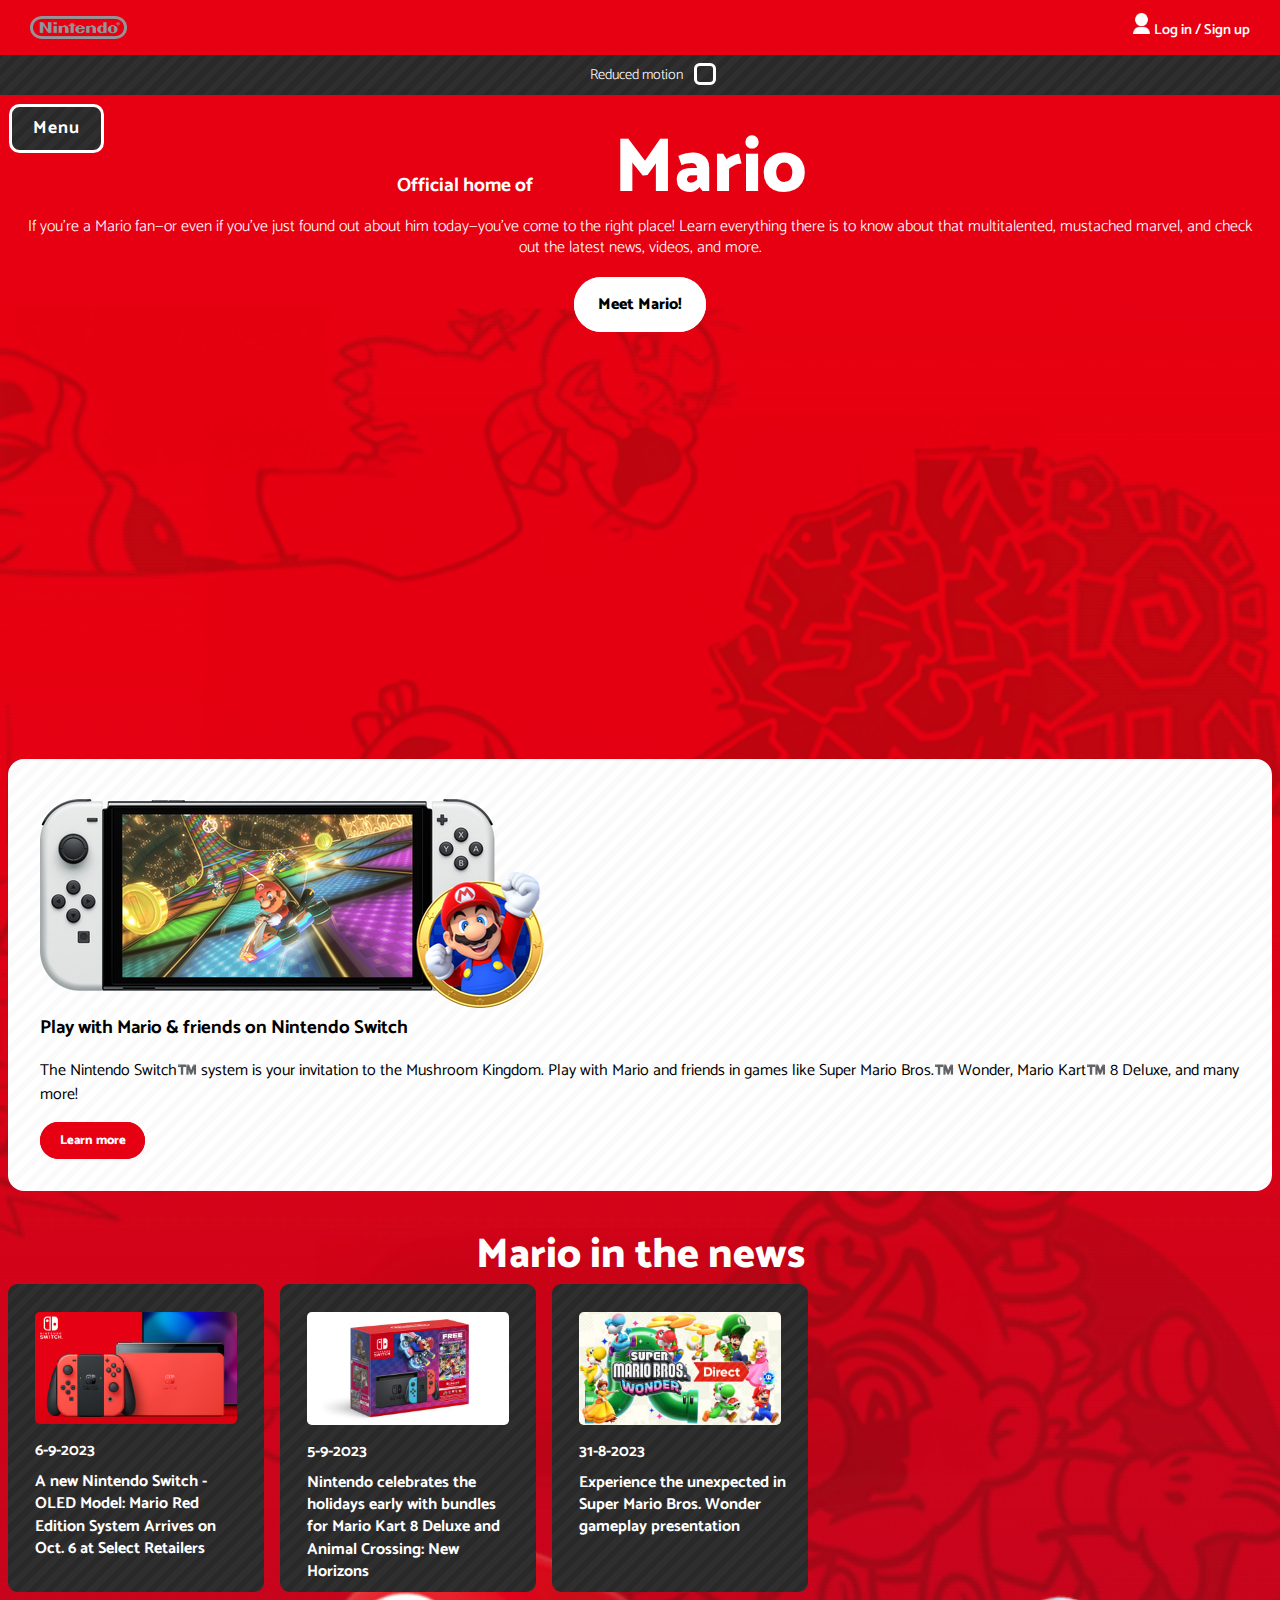
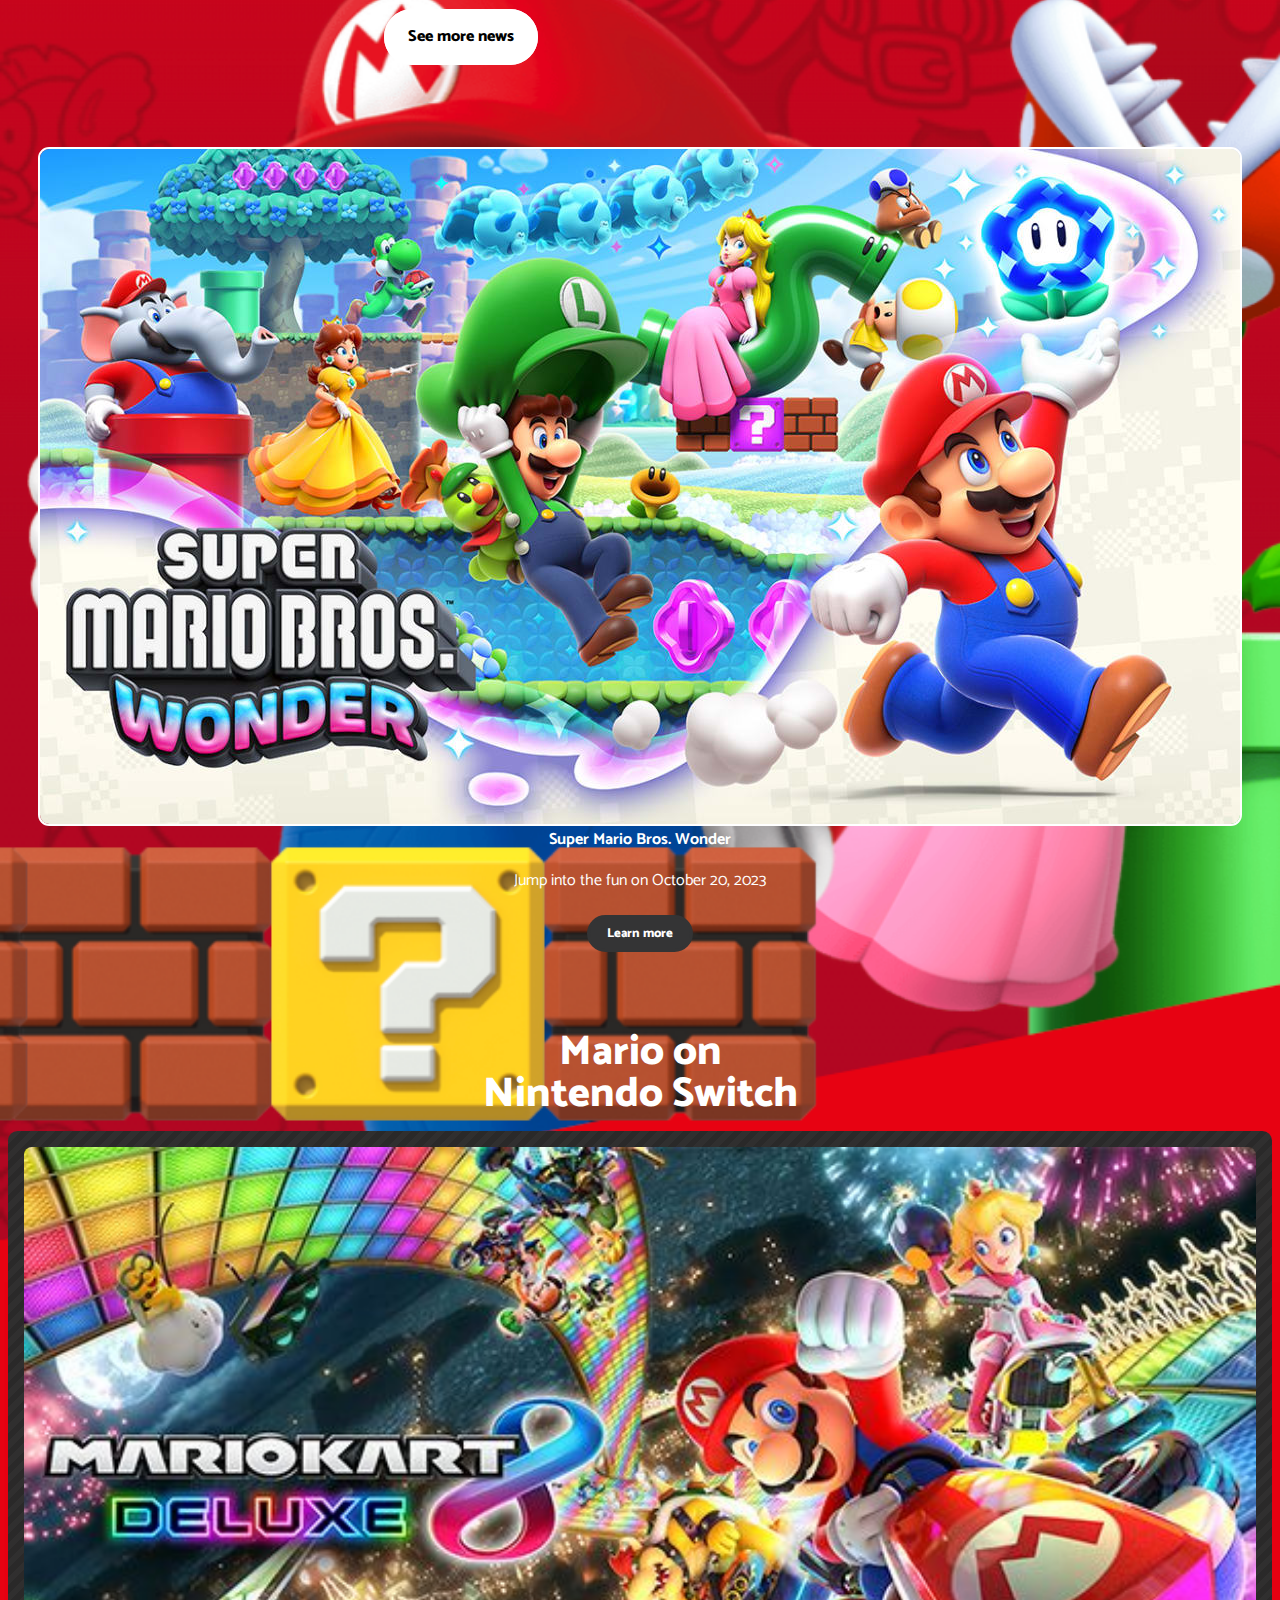
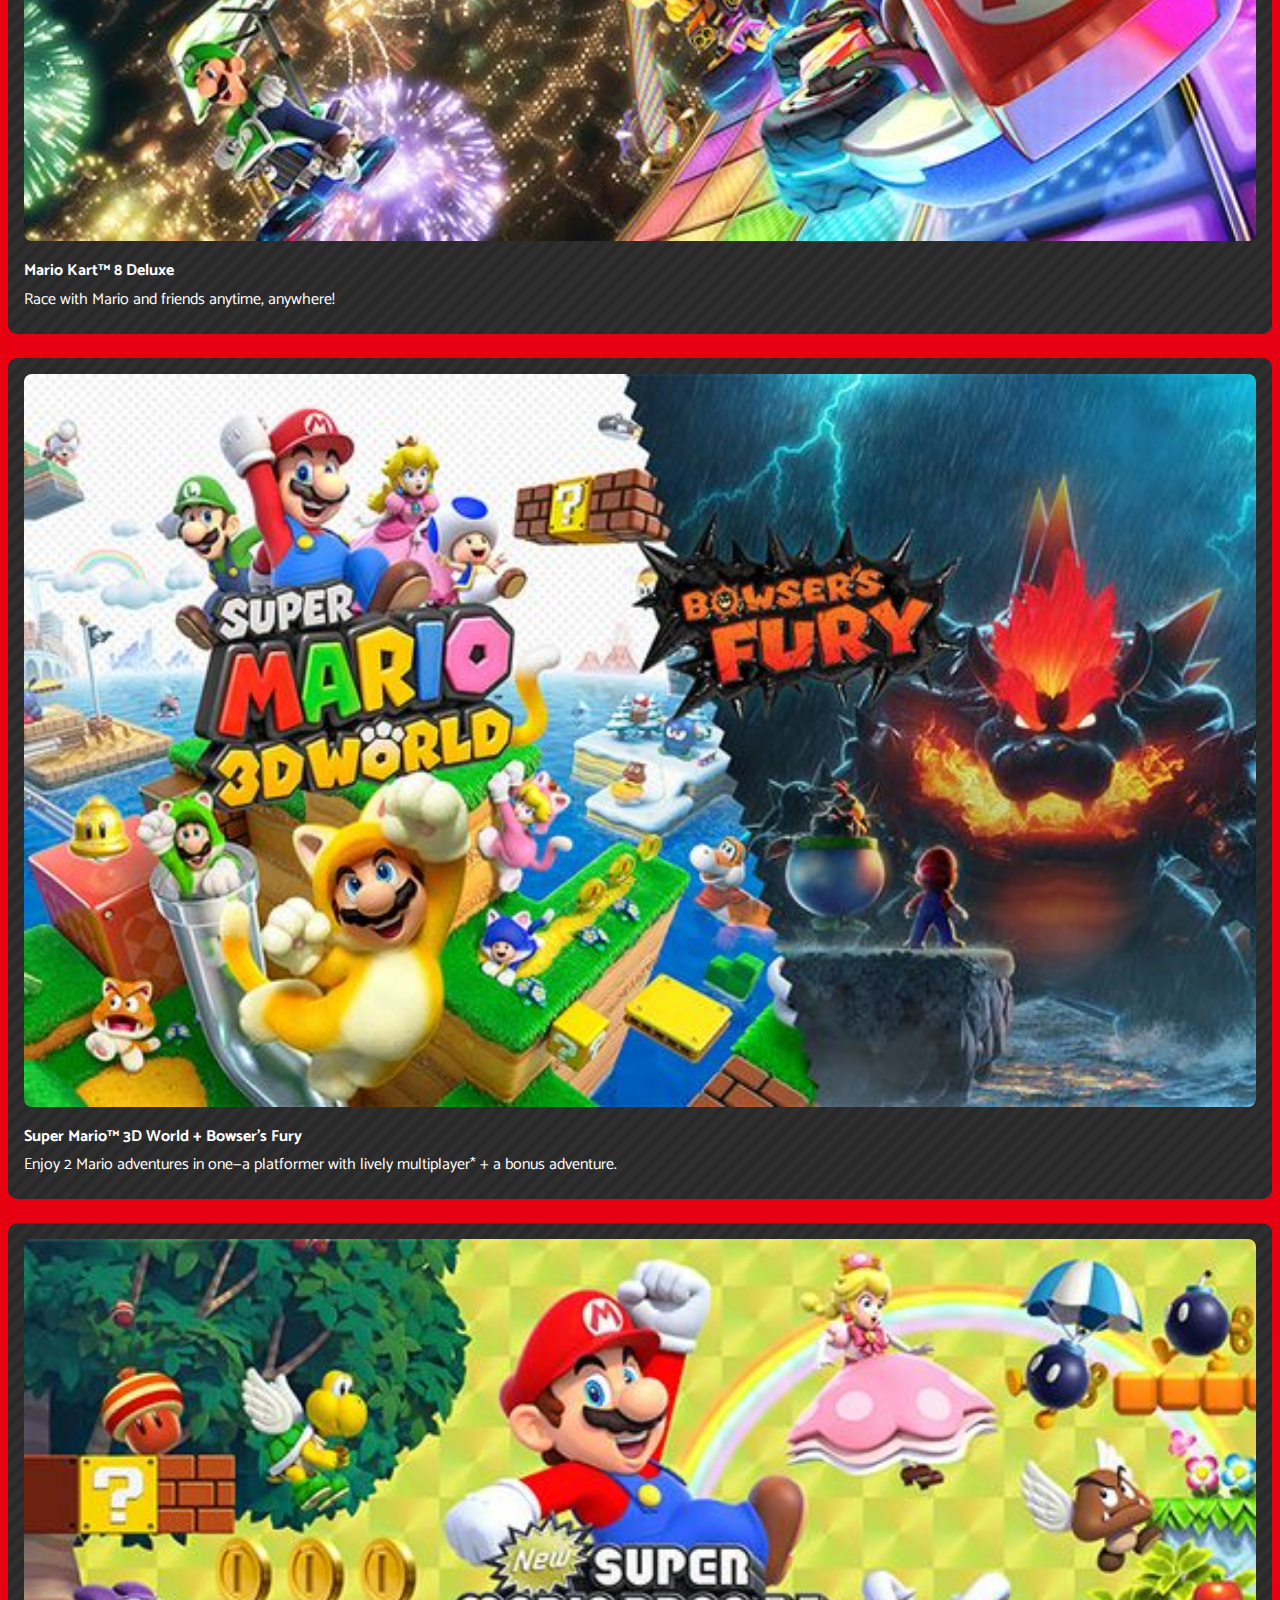
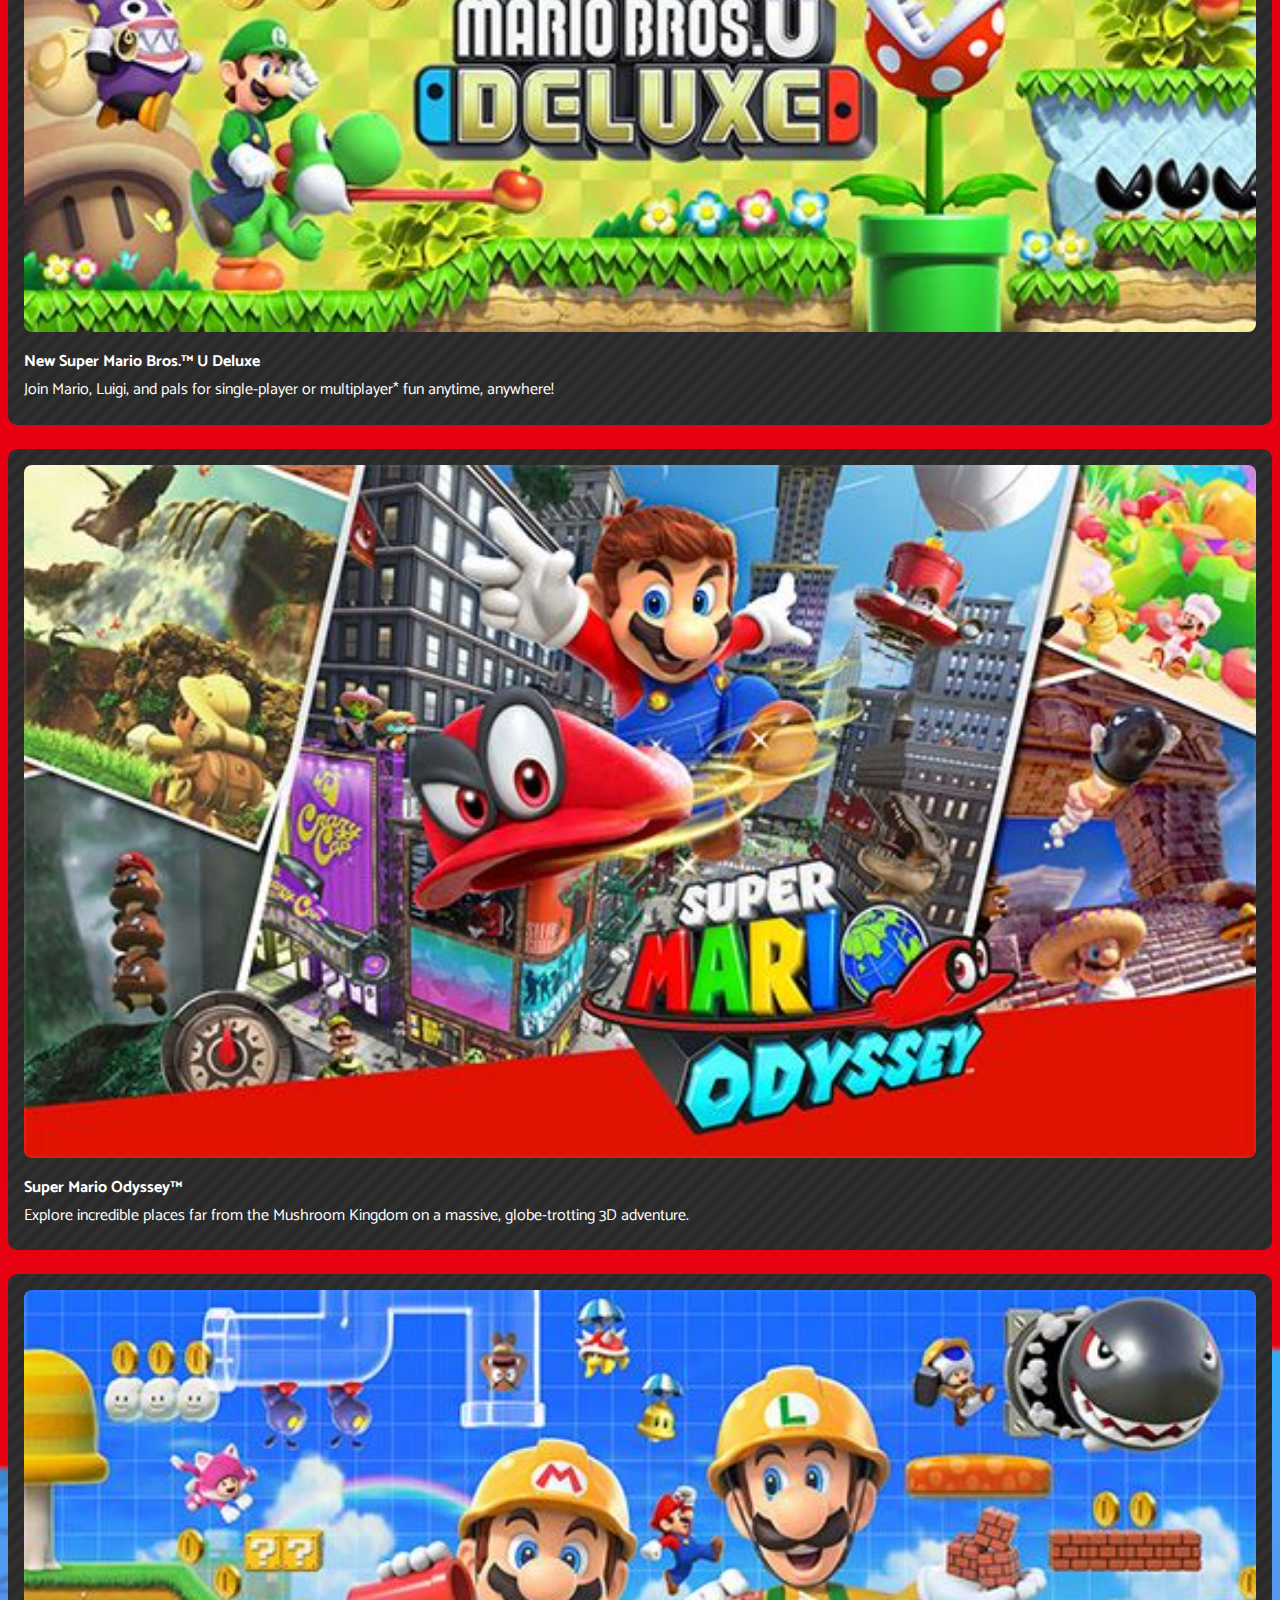
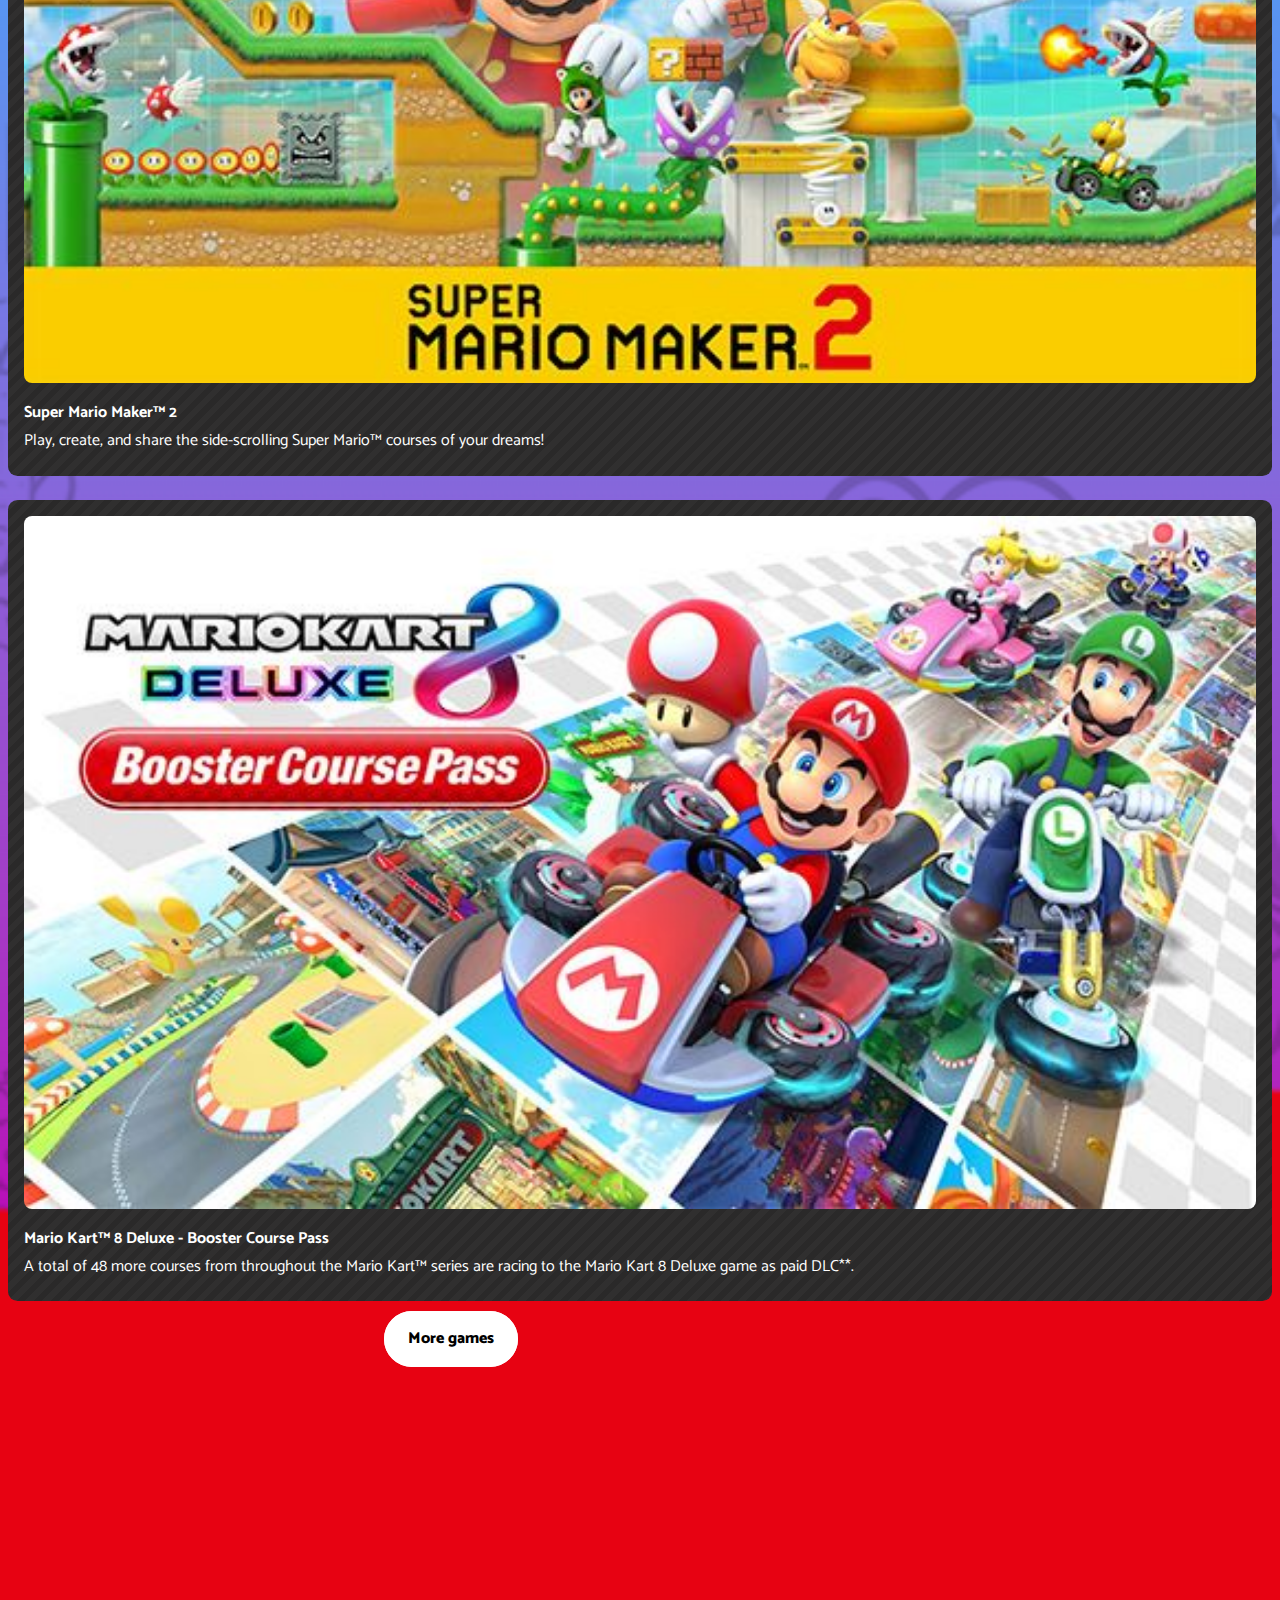
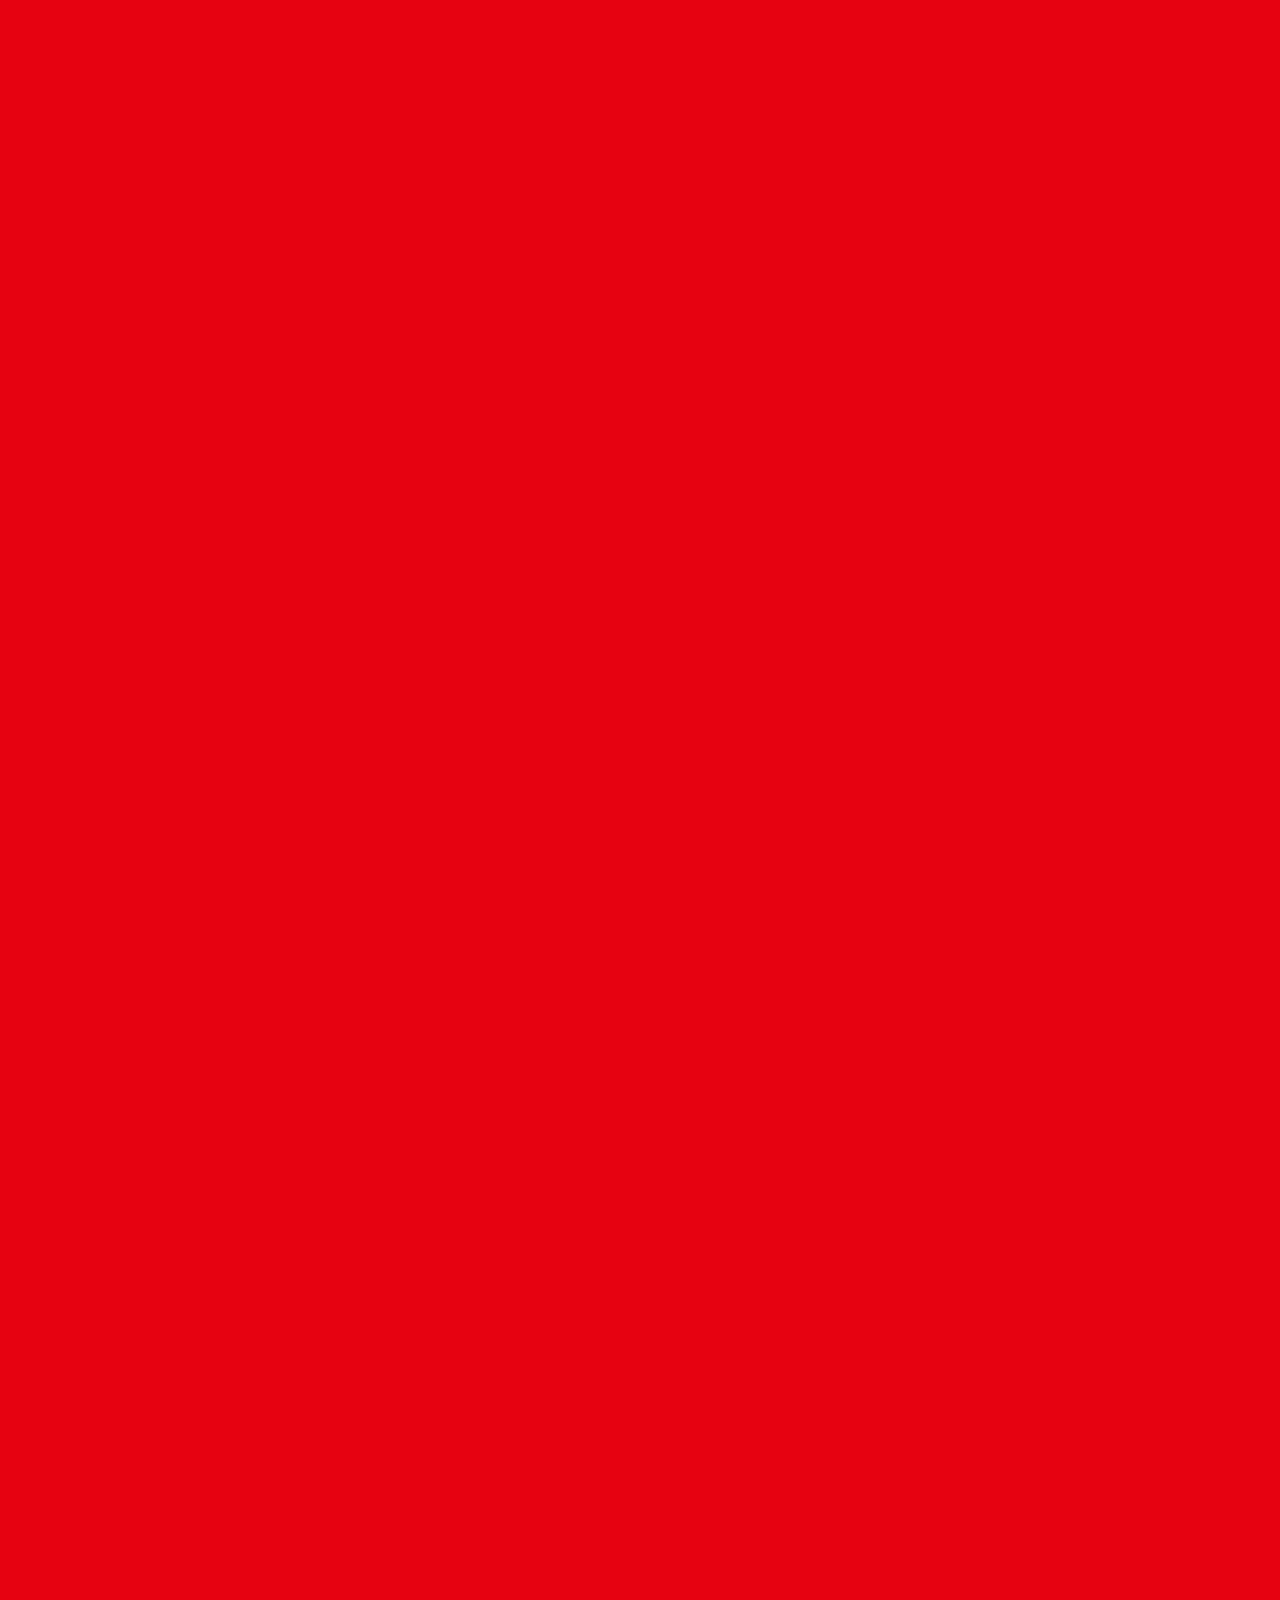
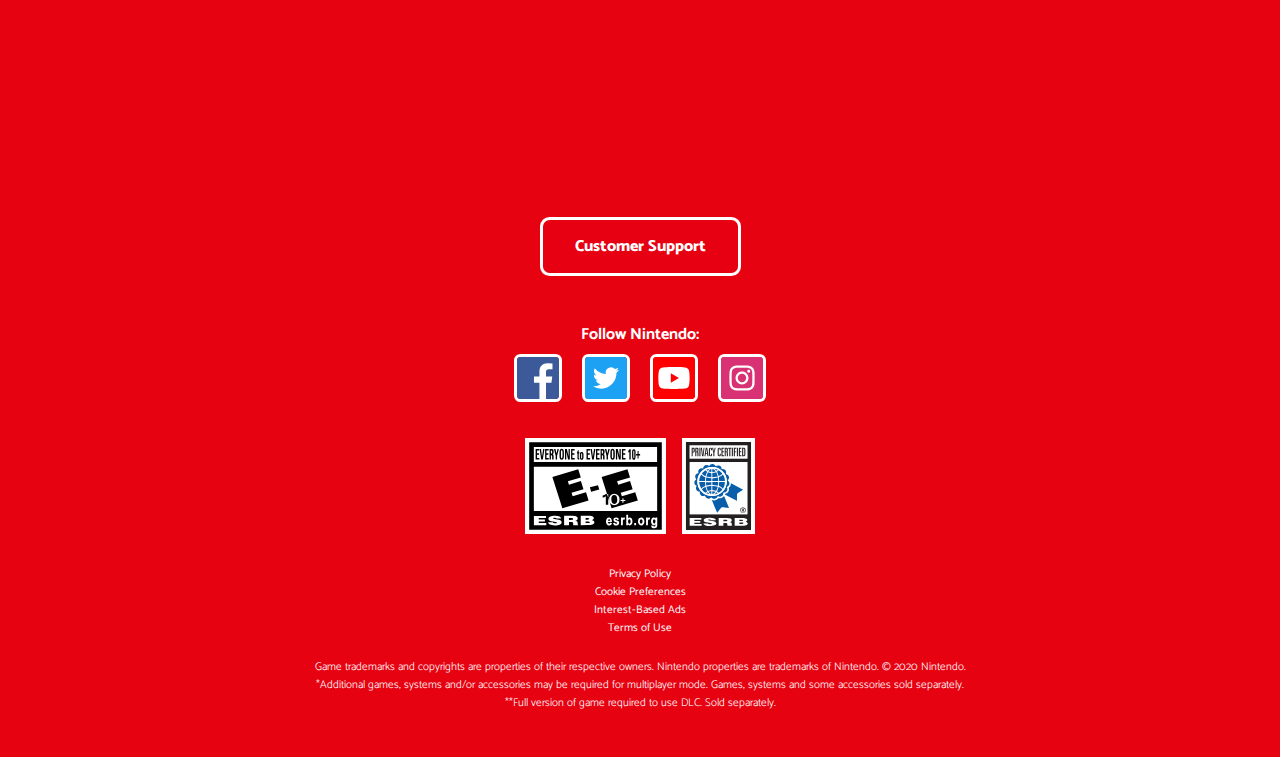
<file: index.html>
<!DOCTYPE html>
<html lang="en">

<head>
	<meta charset="UTF-8">
	<meta name="author" content="Maaike Zwiers">
	<meta name="viewport" content="width=device-width, initial-scale=1">

	<title>Home</title>

	<link href="styles/style.css" rel="stylesheet">
	<link rel="icon" type="favicon" href="./image/favicon.jpg">
</head>

<body>
	<!-- <div id="loading-screen">
        <img src="./image/loading.gif" alt="Loading...">
    </div> -->
	<header>
		<div class="red-banner">
			<img src="./image/nintendologo.png" alt="Nintendo logo">
			<div class="signup">
				<img src="./image/guestlogin.png" alt="">
				<a href="">Log in / Sign up</a>
			</div>
		</div>

		<div class="reduced-motion">
			<label class="label" for="reduced-motion-button"> Reduced motion
				<input type="checkbox" id="reduced-motion-button">
				<span class="checkmark"></span>
			</label>
		</div>
	</header>

	<button class="menu-button">Menu</button>

	<nav>
		<button class="close-menu"><img src="./image/kruis.png" alt="Close menu button"></button>
		<ul>
			<li><a class="active" href="">Home</a></li>
			<li><a href="https://www.flowbee.nl/">About</a></li>
			<li><a href="https://www.flowbee.nl/">Mario history</a></li>
			<li><a id="nav-item" href="./characters.html">Characters</a></li>
			<li><a href="https://www.flowbee.nl/">News</a></li>
		</ul>
		<img class="mario-nav" src="./image/mario-head.png" alt="Top half of Mario's face, looking to the top left">
	</nav>

	<section class="intro">
		<article>
			<h1>Official home of <span class="titel-mario">Mario</span></h1>
			<p>If you're a Mario fan—or even if you've just found out about him today—you've come to the right place!
				Learn everything there is to know about that multitalented, mustached marvel, and check out the latest
				news, videos, and more.</p>
			<a href="./detailpage.html">Meet Mario! </a>
		</article>
		<!-- <article>Hier komt animatie</article> -->
	</section>

	<article class="white-card">
		<img src="./image/switch-callout.png" alt="White Nintendo Switch with Mario Kart 8 Deluxe game playing on it">
		<h3>Play with Mario & friends on Nintendo Switch</h3>
		<p>The Nintendo Switch™️ system is your invitation to the Mushroom Kingdom. Play with Mario and friends in games
			like Super Mario Bros.™️ Wonder, Mario Kart™️ 8 Deluxe, and many more!</p>
		<a class="red-button" href="">Learn more</a>
	</article>

	<h2>Mario in the news</h2>
	<section class="news">
		<article>
			<img src="./image/06092023.jpeg" alt="Product: Nintendo Switch console in red">
			<h4>6-9-2023</h4>
			<h5>A new Nintendo Switch - OLED Model: Mario Red Edition System Arrives on Oct. 6 at Select Retailers</h5>
		</article>
		<article>
			<img src="./image/05092023.jpeg"
				alt="Product: game bundle containing Mario Kart 8 deluxe and Animal Crossing New Horizon">
			<h4>5-9-2023</h4>
			<h5>Nintendo celebrates the holidays early with bundles for Mario Kart 8 Deluxe and Animal Crossing: New
				Horizons</h5>
		</article>
		<article>
			<img src="./image/31082023.jpeg"
				alt="Ad poster for new mario game, shows your favorite Mario francise characters">
			<h4>31-8-2023</h4>
			<h5>Experience the unexpected in Super Mario Bros. Wonder gameplay presentation</h5>
		</article>

	</section>

	<a class="button-center" href="">See more news</a>

	<div class="space"></div>

	<article class="video">
		<img src="./image/scmw_trailer_xvJ45zx2-V2.jpeg"
			alt="Tumbnail for new Super Mario Bros Wonder game. Shows Mario as an elephant and Luigi and Mario running">
		<h4>Super Mario Bros. Wonder</h4>
		<p>Jump into the fun on October 20, 2023</p>
		<a class="dark-button" href="">Learn more</a>
	</article>

	<h2>Mario on <br> Nintendo Switch</h2>
	<section class="mario-switch">
		<article>
			<img src="./image/mk8deluxe.jpg"
				alt="Front view of Mario in his signature red cart driving on the Rainbow Road map">
			<h4>Mario Kart™ 8 Deluxe</h4>
			<p>Race with Mario and friends anytime, anywhere!</p>
		</article>
		<article>
			<img src="./image/product-super-mario-3d-world-bf.jpg"
				alt="Super Mario 3D world in 3D letters with Mario in a catsuit jumping under the letters + Mario standing in front of a huge Bowser-like enemy under a thunderstorm">
			<h4>Super Mario™ 3D World + Bowser's Fury</h4>
			<p>Enjoy 2 Mario adventures in one—a platformer with lively multiplayer* + a bonus adventure.</p>
		</article>
		<article>
			<img src="./image/product-super-mario-bros-u-deluxe.jpg"
				alt="Very hectic game poster for Mario Bros U Deluxe, a lot of Mario Characters jumping running and fighting enemies">
			<h4>New Super Mario Bros.™ U Deluxe</h4>
			<p>Join Mario, Luigi, and pals for single-player or multiplayer* fun anytime, anywhere!</p>
		</article>
		<article>
			<img src="./image/product-super-mario-odyssey.jpg"
				alt="Mario jumping high trough city skyline throwing his hat who has become another character">
			<h4>Super Mario Odyssey™</h4>
			<p>Explore incredible places far from the Mushroom Kingdom on a massive, globe-trotting 3D adventure.</p>
		</article>
		<article>
			<img src="./image/product-super-mario-maker-2.jpg"
				alt="Mario and Luigi wearing yellow builder hats looking over a self made 2D world">
			<h4>Super Mario Maker™ 2</h4>
			<p>Play, create, and share the side-scrolling Super Mario™ courses of your dreams!</p>
		</article>
		<article>
			<img src="./image/product-mk8-deluxe-booster-course-pass.jpg"
				alt="Mario, Luigi, Peach and Toad racing over a road made of thumbnails">
			<h4>Mario Kart™ 8 Deluxe - Booster Course Pass</h4>
			<p>A total of 48 more courses from throughout the Mario Kart™ series are racing to the Mario Kart 8 Deluxe
				game as paid DLC**.</p>
		</article>
		<a class="scroll-trigger" href="">More games</a>
	</section>

	<section class="cards-with-button">
		<article>
			<img src="./image/png1.png" alt="Three Mario's of diffrent times, showing him changing through the years">
			<p>Learn all about Mario's many adventures through the years.</p>
			<a href="https://www.flowbee.nl/">See the timeline</a>
		</article>
		<article>
			<img src="./image/meetthecharacters.png"
				alt="Mario, Peach, Luigi and Toad looking happy as if making a selfie together">
			<p>From ravishing royalty to menacing monsters, the Mushroom Kingdom has had it's share of memorable
				characters over the years.</p>
			<a href="https://www.flowbee.nl/">Meet the characters</a>
		</article>
		<article>
			<img src="./image/png2.png"
				alt="The Mario brothers hugging each other looking happy while jumping in the air">
			<p>Visit Mario' page at Play Nintendo for fun activities that will make even the youngest Mario fans smile.
			</p>
			<a href="https://www.flowbee.nl/">Let's play</a>
		</article>
		<article>
			<img src="./image/products-burst.png"
				alt="Mario merchandise: a red shirt with a white M, two plushies and Mario Monopoly">
			<p>Find Mario-themed apparel, toys, and more at the Nintendo store!</p>
			<a href="https://www.flowbee.nl/">Start shopping</a>
		</article>
	</section>

	<footer>
		<a href="">Customer Support</a>

		<h5>Follow Nintendo:</h5>

		<div>
			<img src="./image/logo-facebook.svg" alt="facebook logo">
			<img src="./image/logo-twitter.svg" alt="twitter logo">
			<img src="./image/logo-youtube.svg" alt="youtube logo">
			<img src="./image/logo-instagram.svg" alt="instagram logo">
		</div>
		<div>
			<img src="./image/everyoneeveryone.svg" alt="esrb rating guide logo">
			<img src="./image/logo-esrb-privacy-certified.svg" alt="privacy certified kids esrb logo ">
		</div>
		<ul>
			<li>Privacy Policy</li>
			<li>Cookie Preferences</li>
			<li>Interest-Based Ads</li>
			<li>Terms of Use</li>
		</ul>
		<p>Game trademarks and copyrights are properties of their respective owners. Nintendo properties are trademarks
			of Nintendo. © 2020 Nintendo. </p>

		<p>*Additional games, systems and/or accessories may be required for multiplayer mode. Games, systems and some
			accessories sold separately.</p>

		<p>**Full version of game required to use DLC. Sold separately.</p>
	</footer>

	<script defer src="scripts/script.js"></script>
</body>

</html>
</file>
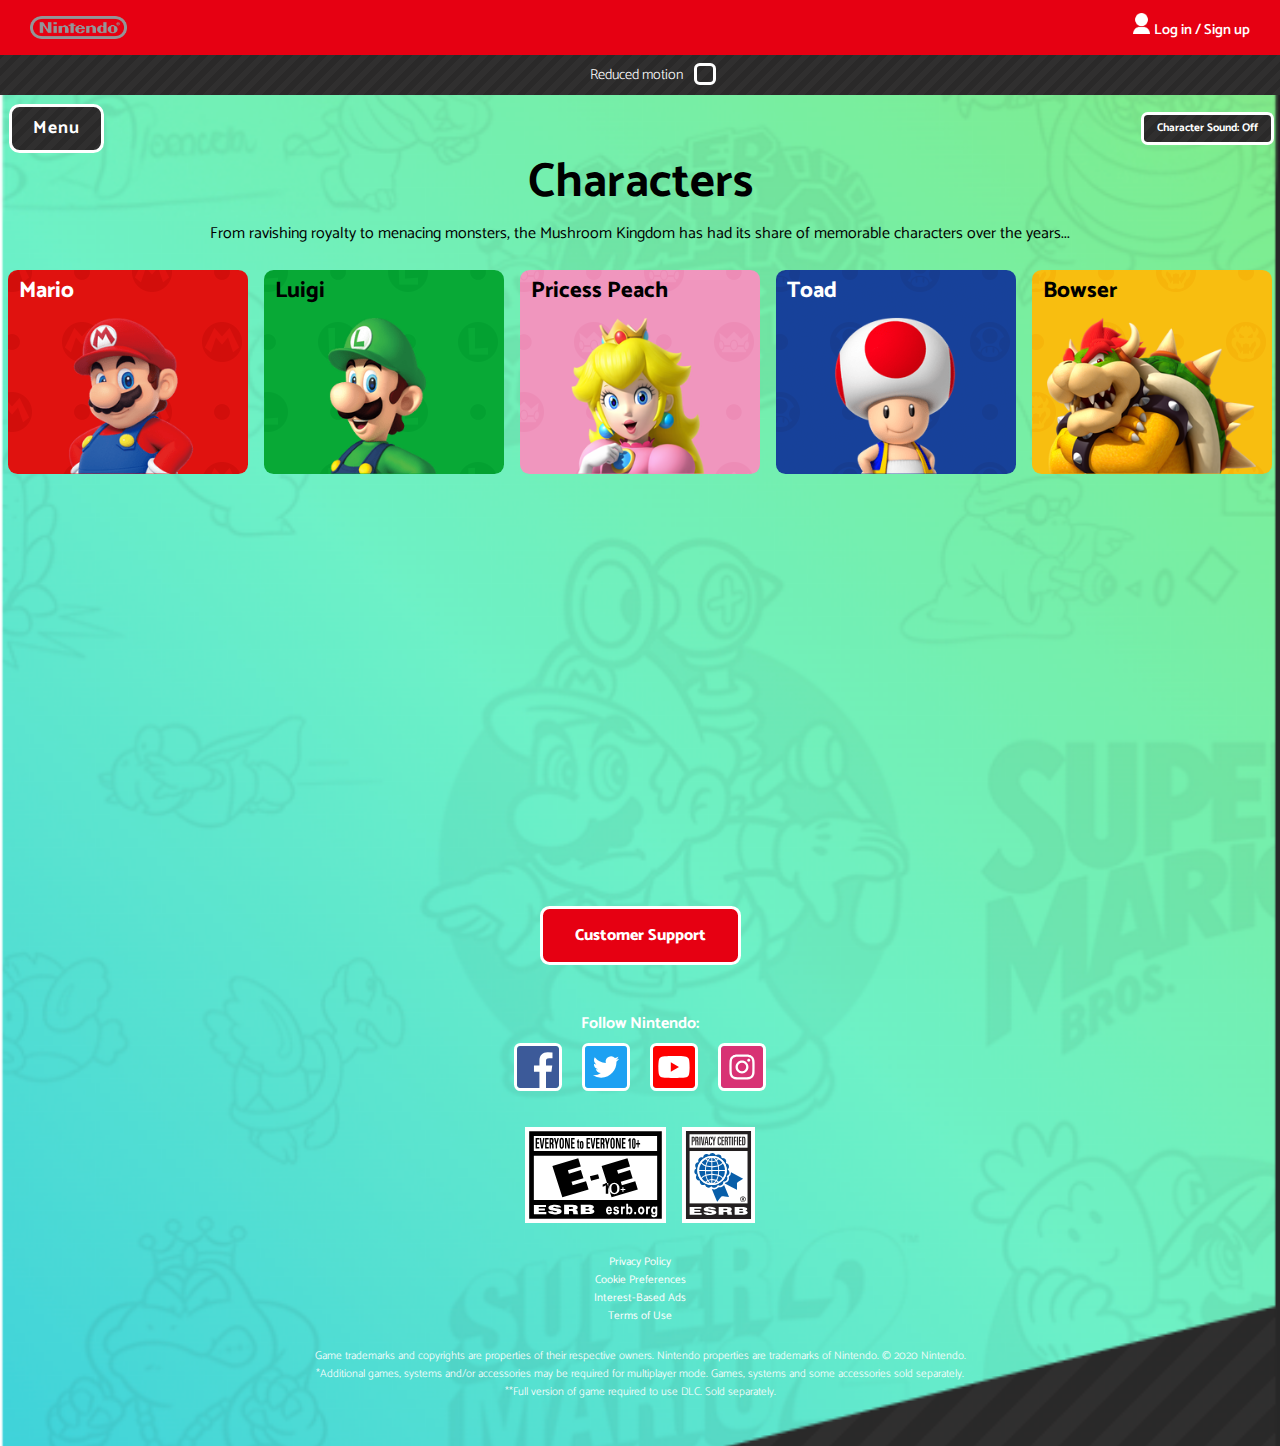
<file: characters.html>
<!DOCTYPE html>
<html lang="nl">

<head>
    <meta charset="UTF-8">
    <meta name="author" content="Maaike Zwiers">
    <meta name="viewport" content="width=device-width, initial-scale=1">

    <title>Characters</title>

    <link href="styles/style.css" rel="stylesheet">
	<link rel="icon" type="favicon" href="./image/favicon.jpg">
</head>

<body class="characters">
    <header>
        <div class="red-banner">
            <img src="./image/nintendologo.png" alt="">
            <div class="signup">
                <img src="./image/guestlogin.png" alt="">
                <a href="">Log in / Sign up</a>
            </div>
        </div>
		<div class="reduced-motion">
			<label class="label" for="reduced-motion-button"> Reduced motion
				<input type="checkbox" id="reduced-motion-button">
				<span class="checkmark"></span>
			</label>
		</div>
    </header>

    <button class="menu-button">Menu</button>
	<button class="character-sound">Character Sound: Off</button>

    <nav>
        <button class="close-menu"><img src="./image/kruis.png" alt="" /></button>
        <ul>
            <li><a href="./index.html">Home</a></li>
            <li><a href="https://www.flowbee.nl/">About</a></li>
            <li><a href="https://www.flowbee.nl/">Mario history</a></li>
            <li><a class="active" href="./characters.html">Characters</a></li>
            <li><a href="https://www.flowbee.nl/">News</a></li>
        </ul>
        <img class="mario-nav" src="./image/mario-head.png" alt="">
    </nav>
    <main>
        <h1>Characters</h1>
        <p>From ravishing royalty to menacing monsters, the Mushroom Kingdom has had its share of memorable characters
            over the years...</p>
        <section class="scroll">
            <article class="test">
                <a href="./detailpage.html">
                    <h3>Mario</h3>
                    <img src="./image/pagina2/mario-stack-closed.png" alt="Mario is a short character with a bright red hat, blue overalls, and a bushy black mustache. He typically wears white gloves and brown shoes, giving him a friendly and distinctive appearance.">
                </a>
            </article>
            <article>
                <h3>Luigi</h3>
                <img src="./image/pagina2/luigi-stack-closed.png" alt="Luigi is a taller figure than Mario, sporting a green hat and shirt, blue overalls, and a similar mustache. He also wears white gloves and brown shoes, resembling his brother but with a more slender and elongated appearance.">
            </article>
            <article>
                <h3>Pricess Peach</h3>
                <img src="./image/pagina2/peach-stack-closed.png" alt="Princess Peach is a elegant character often seen in a pink gown with a golden crown atop her blonde hair. She exudes grace and charm, making her stand out with her royal attire.">
            </article>
            <article>
                <h3>Toad</h3>
                <img src="./image/pagina2/toad-stack-closed.png" alt="Toad is a small, mushroom-like character with a round body covered in white spots. He typically wears a blue vest and a white mushroom cap on his head.">
            </article>
            <article>
                <h3>Bowser</h3>
                <img src="./image/pagina2/bowser-stack-closed.png" alt="Bowser is a large, imposing character with scaly, green skin. He has sharp, menacing horns on his head and a fiery, reptilian appearance. His menacing presence is enhanced by his spiky turtle shell and sharp claws.">
            </article>
            <article>
                <h3>Yoshi</h3>
                <img src="./image/pagina2/yoshi-stack-closed.png" alt="Yoshi is a friendly, dinosaur-like character with a round, egg-shaped body. He is mostly green with a long, extendable tongue and big, friendly eyes. Yoshi often carries Mario on his back and has a cute and approachable appearance.">
            </article>
            <article>
                <h3>Daisy</h3>
                <img src="./image/pagina2/daisy-stack-closed.png" alt="Princess Daisy is a sporty and vibrant character with orange hair and a cheerful personality. She typically wears a yellow and orange dress, embodying an energetic and outgoing demeanor.">
            </article>
            <article>
                <h3>Wario</h3>
                <img src="./image/pagina2/wario-stack-closed.png" alt="Wario is a stout, muscular character with a large, jagged mustache and a yellow hat featuring 'W' emblem. He wears purple overalls and a yellow shirt, giving him a distinctive and somewhat mischievous appearance.">
            </article>
            <article>
                <h3>Waluigi</h3>
                <img src="./image/pagina2/waluigi-stack-closed.png" alt="
                Waluigi is a lanky character with a purple cap and shirt, adorned with an upside-down 'L' emblem. He has a thin mustache and a somewhat devious expression, often portraying a mischievous and competitive persona.">
            </article>
            <article>
                <h3>Rosalina</h3>
                <img src="./image/pagina2/rosalina-stack-closed.png" alt="Rosalina is a serene and elegant character with long, pale blue hair and a celestial-themed gown. She has a serene aura and is often seen with a golden crown and wand, embodying a graceful and otherworldly presence.">
            </article>
            <article>
                <h3>Bowser Jr.</h3>
                <img src="./image/pagina2/bowser-jr-stack-closed.png" alt="Bowser Jr. is a small, round-bodied character resembling his father, Bowser. He typically wears a white bib with a drawn-on mouth and a handkerchief tied around his neck. His appearance is cute and childlike, despite his mischievous personality.">
            </article>
            <article>
                <h3>Boo</h3>
                <img src="./image/pagina2/boo-stack-closed.png" alt="Boo is a ghostly character with a round, white, and featureless face. They have dark, soulless eyes and typically hover or float. Boo's eerie appearance contributes to their spooky and elusive nature.">
            </article>
            <article>
                <h3>Donkey Kong</h3>
                <img src="./image/pagina2/donkey-kong-stack-closed.png" alt="Donkey Kong is a powerful and muscular ape-like character with brown fur. He often wears a red necktie and has a distinctive pair of swinging arms. His appearance exudes strength and ruggedness.">
            </article>
            <article>
                <h3>Diddy Kong</h3>
                <img src="./image/pagina2/diddy-kong-stack-closed.png" alt="Diddy Kong is a smaller, agile character with a cap and red shirt. He has a friendly and mischievous expression, often seen with a jetpack on his back. Diddy Kong's appearance reflects his playful and adventurous nature.">
            </article>
        </section>
    </main>




    <footer>

		<a href="https://www.flowbee.nl/">Customer Support</a>

		<h5>Follow Nintendo:</h5>

		<div>
			<img src="./image/logo-facebook.svg" alt="facebook logo">
			<img src="./image/logo-twitter.svg" alt="twitter logo">
			<img src="./image/logo-youtube.svg" alt="youtube logo">
			<img src="./image/logo-instagram.svg" alt="instagram logo">
		</div>
		<div>
			<img src="./image/everyoneeveryone.svg" alt="esrb rating guide logo">
			<img src="./image/logo-esrb-privacy-certified.svg" alt="privacy certified kids esrb logo ">
		</div>
		<ul>
			<li>Privacy Policy</li>
			<li>Cookie Preferences</li>
			<li>Interest-Based Ads</li>
			<li>Terms of Use</li>
		</ul>
		<p>Game trademarks and copyrights are properties of their respective owners. Nintendo properties are trademarks
			of Nintendo. © 2020 Nintendo. </p>

			<p>*Additional games, systems and/or accessories may be required for multiplayer mode. Games, systems and some
			accessories sold separately.</p>

			<p>**Full version of game required to use DLC. Sold separately.</p>
	</footer>
    <script src="scripts/script.js"></script>
</body>

</html>
</file>
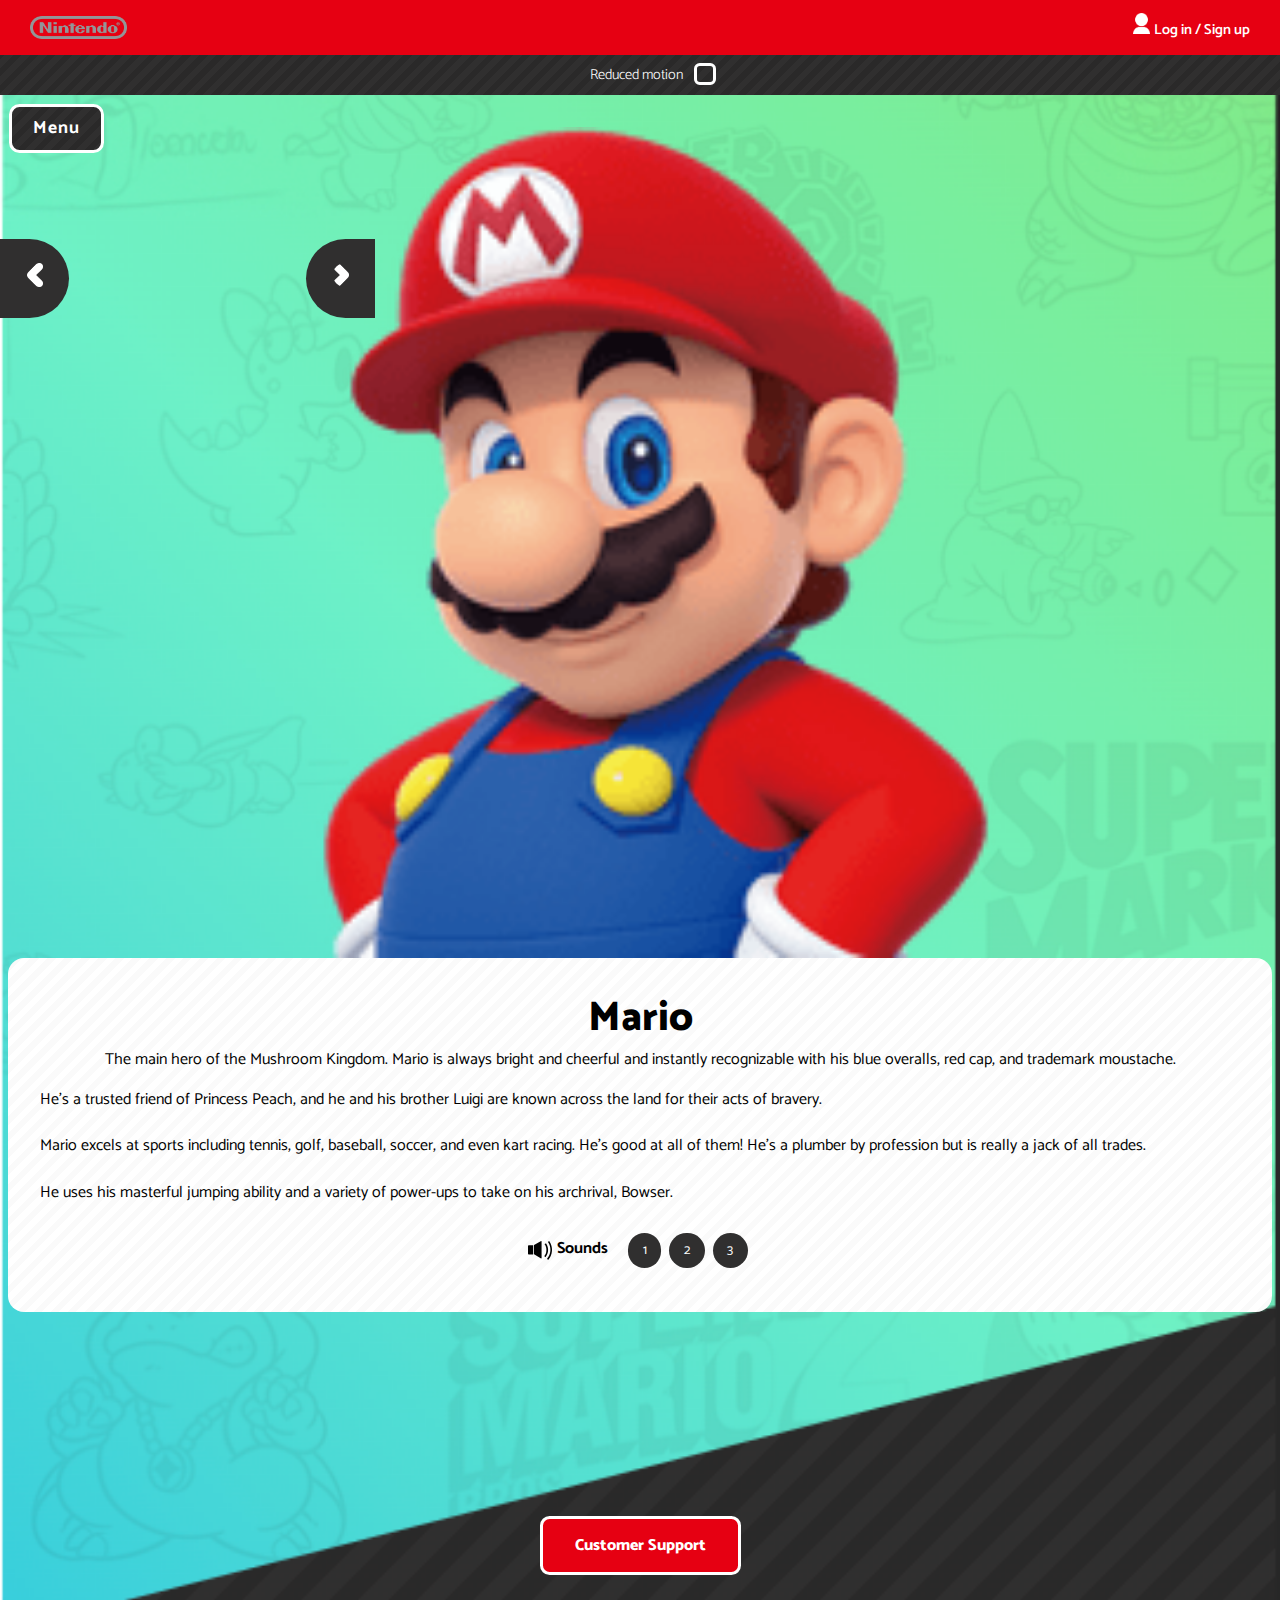
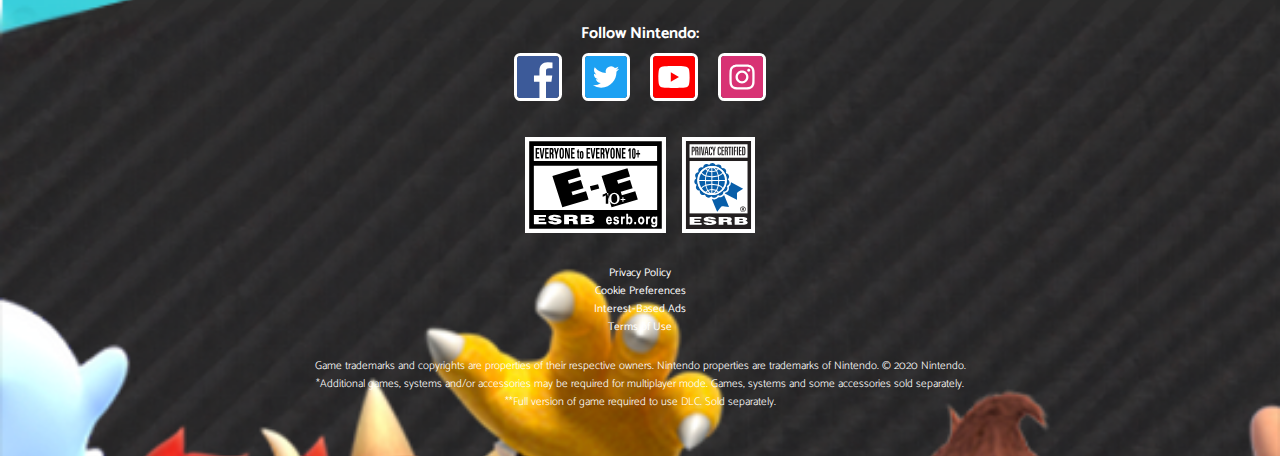
<file: detailpage.html>
<!DOCTYPE html>
<html lang="nl">

<head>
    <meta charset="UTF-8">
    <meta name="author" content="Maaike Zwiers">
    <meta name="viewport" content="width=device-width, initial-scale=1">

    <title>Mario</title>

    <link href="styles/style.css" rel="stylesheet">
	<link rel="icon" type="favicon" href="./image/favicon.jpg">
</head>

<body class="characters">
    <header>
        <div class="red-banner">
            <img src="./image/nintendologo.png" alt="">
            <div class="signup">
                <img src="./image/guestlogin.png" alt="">
                <a href="">Log in / Sign up</a>
            </div>
        </div>
		<div class="reduced-motion">
			<label class="label" for="reduced-motion-button"> Reduced motion
				<input type="checkbox" id="reduced-motion-button">
				<span class="checkmark"></span>
			</label>
		</div>
    </header>

    <button class="menu-button">Menu</button>

    <nav>
        <button class="close-menu"><img src="./image/kruis.png" alt=""></button>
        <ul>
            <li><a href="./index.html">Home</a></li>
            <li><a href="https://www.flowbee.nl/">About</a></li>
            <li><a href="https://www.flowbee.nl/">Mario history</a></li>
            <li><a class="active" href="./characters.html">Characters</a></li>
            <li><a href="https://www.flowbee.nl/">News</a></li>
        </ul>
        <img class="mario-nav" src="./image/mario-head.png" alt="">
    </nav>

    <main>
        <div class="button-sides">
            <button id="button1"><img src="./image/pagina2/pijllinks.png" alt=""></button>
            <button id="button2"><img src="./image/pagina2/pijlrechts.png" alt=""></button>
        </div>
        <section class="character-detail">
            <img src="./image/pagina2/mario-stack-closed.png" alt="Mario is a short character with a bright red hat, blue overalls, and a bushy black mustache. He typically wears white gloves and brown shoes, giving him a friendly and distinctive appearance.">
            <article class="white-card">
                <h2>Mario</h2>
                <p>
                    The main hero of the Mushroom Kingdom. Mario is always bright and cheerful and instantly
                    recognizable with his blue overalls, red cap, and trademark moustache.</p>
                <p>
                    He's a trusted friend of Princess Peach, and he and his brother Luigi are known across the land for
                    their acts of bravery.
                </p>
                <p>
                    Mario excels at sports including tennis, golf, baseball, soccer, and even kart racing. He's good at
                    all of them! He's a plumber by profession but is really a jack of all trades.
                </p>
                <p>
                    He uses his masterful jumping ability and a variety of power-ups to take on his archrival, Bowser.
                </p>
                <div>
                    <img src="./image/pagina2/soundicon.svg" alt="Sound icon">
                    <h5>Sounds</h5>
                    <button>1</button>
                    <button>2</button>
                    <button>3</button>
                </div>
            </article>
        </section>
    </main>

	<footer>
		<a href="https://www.flowbee.nl/">Customer Support</a>

		<h5>Follow Nintendo:</h5>

		<div>
			<img src="./image/logo-facebook.svg" alt="facebook logo">
			<img src="./image/logo-twitter.svg" alt="twitter logo">
			<img src="./image/logo-youtube.svg" alt="youtube logo">
			<img src="./image/logo-instagram.svg" alt="instagram logo">
		</div>
		<div>
			<img src="./image/everyoneeveryone.svg" alt="esrb rating guide logo">
			<img src="./image/logo-esrb-privacy-certified.svg" alt="privacy certified kids esrb logo ">
		</div>
		<ul>
			<li>Privacy Policy</li>
			<li>Cookie Preferences</li>
			<li>Interest-Based Ads</li>
			<li>Terms of Use</li>
		</ul>
		<p>Game trademarks and copyrights are properties of their respective owners. Nintendo properties are trademarks
			of Nintendo. © 2020 Nintendo. </p>

			<p>*Additional games, systems and/or accessories may be required for multiplayer mode. Games, systems and some
			accessories sold separately.</p>

			<p>**Full version of game required to use DLC. Sold separately.</p>
	</footer>
    <script src="scripts/script.js"></script>
</body>

</html>
</file>
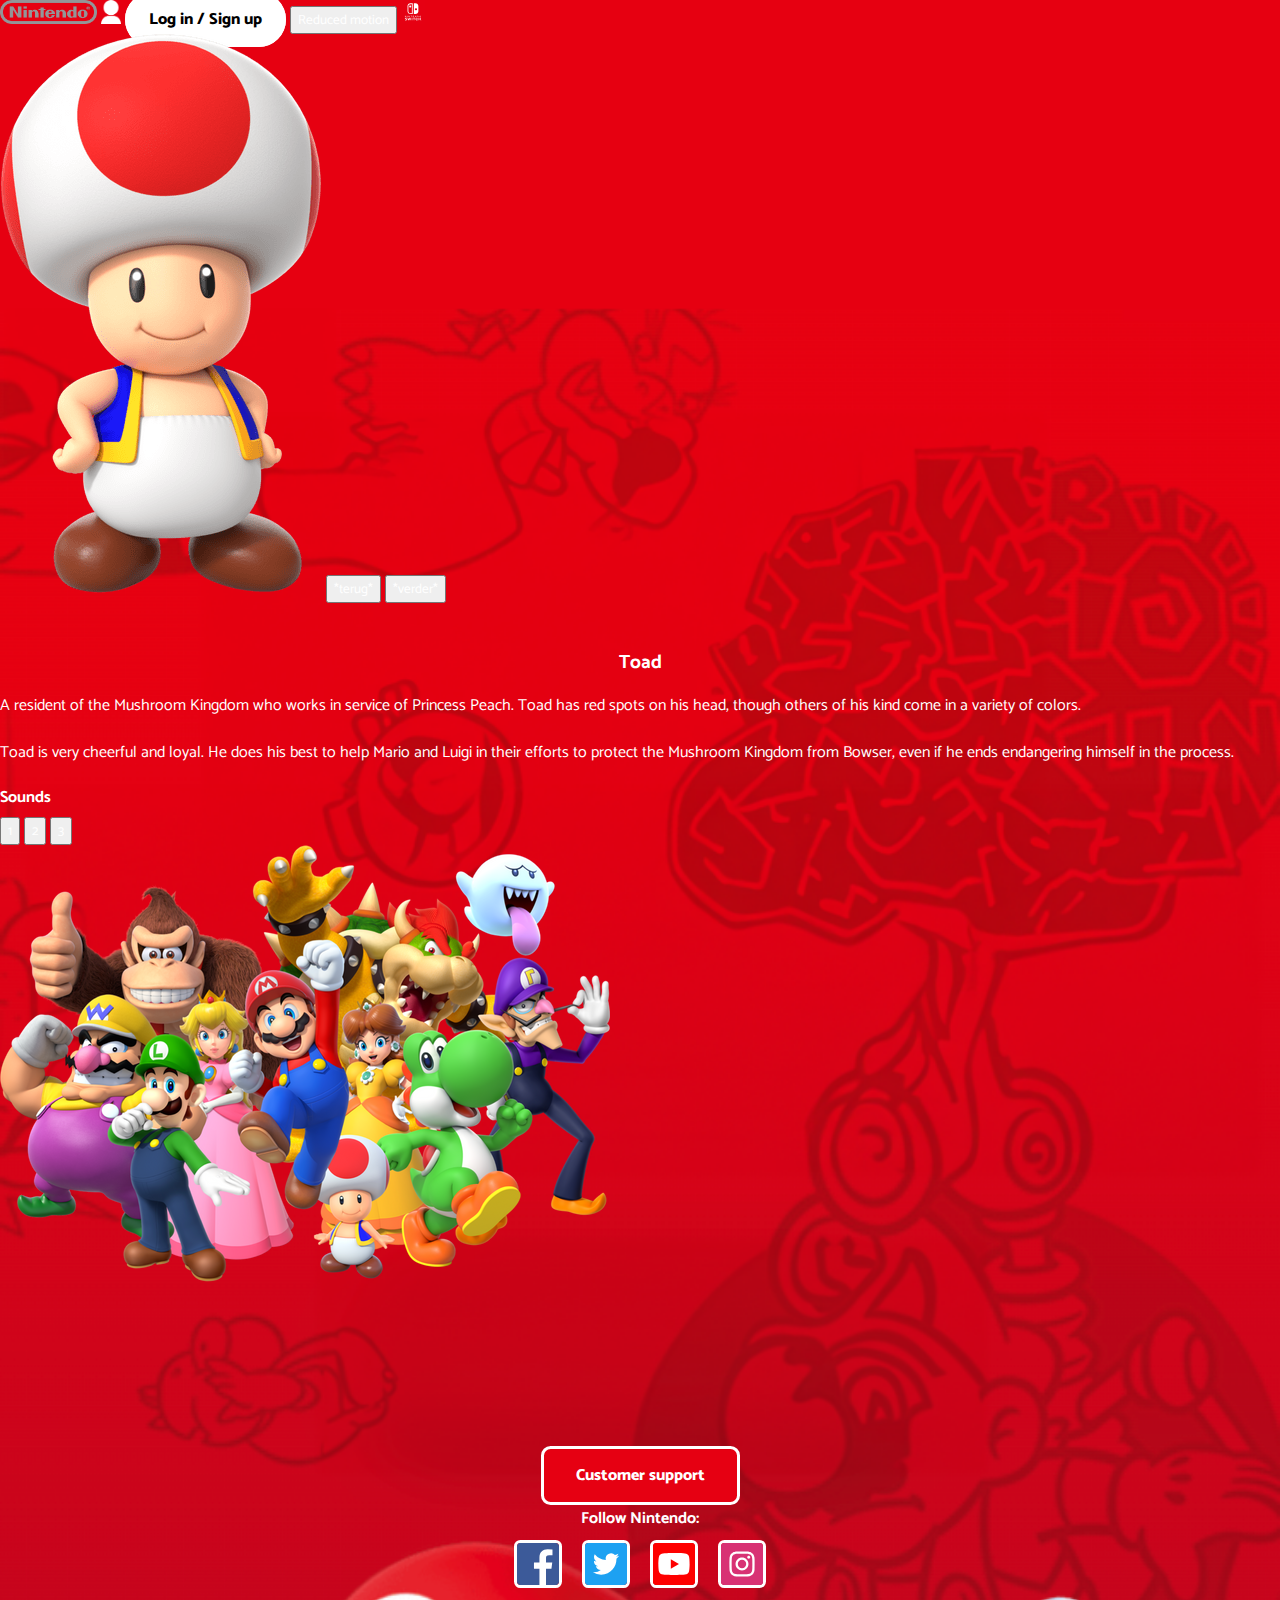
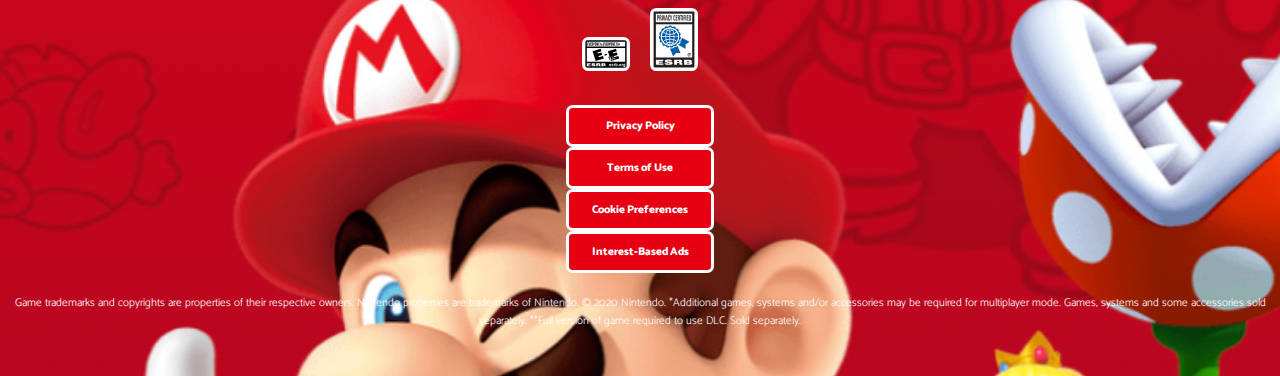
<file: toad.html>
<!doctype html>
<html lang="nl">

<head>
	<meta charset="UTF-8">
	<meta name="author" content="jouw naam">
	<meta name="viewport" content="width=device-width, initial-scale=1">

	<title>Nintendo Mario</title>

	<link href="styles/style.css" rel="stylesheet">
	<link rel="icon" type="image/svg+xml" href="image/favicon.jpg">
</head>

<body class="toad">

		<header>
			<img src="./image/nintendologo.png" alt="">
			<img src="./image/guestlogin.png" alt="">
			<a href="">Log in / Sign up</a>
			<button>Reduced motion</button>
			<img src="./image/nintendoswitchlogo.svg" alt="">
		</header>

		<nav>
			<ul>
				<li><a href="./index.html">Home</a></li>
				<li><a href="">About</a></li>
				<li><a href="">Mario history</a></li>
				<li><a href="">Characters</a></li>
				<li><a href="">News</a></li>
			</ul>
		</nav>

        <div>
            <img src="./image/toad kopie.png" alt="">
            <button>*terug*</button>
            <button>*verder*</button>
        </div>

        <article>
            <h1>Toad</h1>
            <p>A resident of the Mushroom Kingdom who works in service of Princess Peach. Toad has red spots on his head, though others of his kind come in a variety of colors.</p>
            <p>Toad is very cheerful and loyal. He does his best to help Mario and Luigi in their efforts to protect the Mushroom Kingdom from Bowser, even if he ends endangering himself in the process.</p>
            <h5>Sounds</h5>
            <button>1</button>
            <button>2</button>
            <button>3</button>
        </article>

        <img src="./image/footer-characters.png" alt="">

		<footer>
			<a href="">Customer support</a>
			<div>
				<h4>Follow Nintendo:</h4>
				<img src="./image/logo-facebook.svg" alt="">
				<img src="./image/logo-twitter.svg" alt="">
				<img src="./image/logo-youtube.svg" alt="">
				<img src="./image/logo-instagram.svg" alt="">
			</div>
			<div>
				<img src="./image/everyoneeveryone.svg" alt="">
				<img src="./image/logo-esrb-privacy-certified.svg" alt="">
			</div>
			<ul>
				<li><a href="">Privacy Policy</a></li>
				<li><a href="">Terms of Use</a></li>
				<li><a href="">Cookie Preferences</a></li>
				<li><a href="">Interest-Based Ads</a></li>
			</ul>
			<p>Game trademarks and copyrights are properties of their respective owners. Nintendo properties are trademarks of Nintendo. © 2020 Nintendo.

				*Additional games, systems and/or accessories may be required for multiplayer mode. Games, systems and some accessories sold separately.
				
				**Full version of game required to use DLC. Sold separately.</p>
		</footer>
	</main>
	<script defer src="scripts/script.js"></script>
</body>

</html>
</file>
<file: styles/style.css>
/**************/
/* CSS REMEDY */
/**************/
*, *::after, *::before {
  box-sizing:border-box;  
}

/*********************/
/* CUSTOM PROPERTIES */
/*********************/
:root {
	/* startje */
	--color-light:#ffffff; 
	--color-dark:#000000;
	--color-background-striped-light:repeating-linear-gradient(-45deg,#fff,#fff 6px,#fafafa 0,#fafafa 12px);;
	--color-background-striped-dark:repeating-linear-gradient(-45deg,#302f2f,#302f2f 6px,#2a2929 0,#2a2929 12px);;
	--color-red-light:#e60012;
	--color-red-dark:#ac000d;
	--font-site:'Catamaran'
}

/****************/
/* JOUW STYLING */
/****************/
@font-face {
	font-family: 'Catamaran';
	src: url('../assets/catamaran-variablefont_wght.ttf');
}

* {
	margin: 0;
}

body {
	background-image: url(../images/background.png);
	background-repeat: no-repeat;
    background-size: cover;
    max-width: 100%;
}

.characters {
	background-image: url(../image/pagina2/backgroundpage2.png);
	background-repeat: repeat;
    background-size: cover;
}

img {
	max-width: 100%;
}

h1, h2, h3, h4, h5, h6, p, a, button, li, label{
	color: var(--color-light);
	font-family: var(--font-site);
}

.red-banner {
	display: flex;
    align-items: center;
    justify-content: space-between;
    height: 55px;
    background-color: var(--color-red-light);
    padding-left: 30px;
    padding-right: 30px;
}

.reduced-motion {
	background-image: var(--color-background-striped-dark);
	display: flex;
	padding: 0.5em;
	justify-content: center;
}

.reduced-motion :first-child {
	font-size: 0.9em;
	font-weight: 300;
	margin-right: 0.5em;
	background-color: transparent;
	border: none;
}

.signup a {
	font-size: 0.9em;
	font-weight: 600;
	text-decoration: none;
	background:none;
	color: var(--color-light);
	margin: 0;
	padding: 0;
	border-style: none;
}

.signup img {
	max-height: 1.3em;
}

.intro {
	text-align: center;
	margin-bottom: 27.6em;
}

.intro p {
	margin-left: 1em;
	margin-right: 1em;
	margin-bottom: 2em;
	line-height: 1.3em;
	font-weight: 300;
}

.white-card {
	background-image: var(--color-background-striped-light);
    border-radius: 16px;
    color: var(--color-dark);
    padding: 40px 32px;
	margin: 0em auto 44px;
    text-align: left;
	margin-left:0.5em;
	margin-right:0.5em;
}

.white-card img {
	transition: transform 0.3s ease;
	animation: popUp 1.3s ease 0.3s;
	animation-delay: 2s; 
	animation-fill-mode: forwards; /* Behoud de laatste animatiestaat na de animatie */
  }
  
  @keyframes popUp {
	0% {
	  opacity: 0;
	  transform: scale(0.5); 
	}
	50% {
	  opacity: 0.6; 
	  transform: scale(1.1);
	}
	100% {
	  opacity: 1; 
	  transform: scale(1); 
	}
  }
  

.white-card img.popUp {
animation: popUp 1.3s ease 0.3s;
}


.white-card p,h3{
	color: var(--color-dark);
}

header img {
	max-height: 1.5em;
}

a {
	text-decoration: none;
	background-color: var(--color-light);
	color: var(--color-dark);
	border: var(--color-light);
	border-style: solid;
	border-color: var(--color-light);
	border-radius: 5em;
	padding: 0.7em 1.3em 0.7em 1.3em;
	font-weight: 800;
}

.red-button {
	text-decoration: none;
	background-color: var(--color-red-light);
	color: var(--color-light);
	border: var(--color-red-light);
	border-style: solid;
	border-color: var(--color-red-light);
	border-radius: 5em;
	padding: 0.4em 1.3em 0.4em 1.3em;
	font-weight: 800;
	font-size: 0.8em;
}

.dark-button {
	text-decoration: none;
	background-color: rgb(52, 52, 53);
	color: var(--color-light);
	border-style: solid;
	border-color: rgb(52, 52, 53);
	border-radius: 5em;
	padding: 0.4em 1.3em 0.4em 1.3em;
	font-weight: 800;
	font-size: 0.8em;
}

h1{
	font-size: 1.2em;
	margin-top: 2.3em;
	text-align: center;
}

.titel-mario {
	font-size: 4em;
	font-weight: 800;
	line-height: 0.8;
	margin: 0em 1em;
}

p {
	margin-bottom: 1.4em;
	margin-top: 1em;
	line-height: 1.5em;
}

h2 {
	font-size: 2.6em;
	font-weight: 800;
	text-align: center;
	line-height: 1em;
}

.news {
	display: flex;
	overflow-x: auto;
	width: 100%;
}

.news article {
	display: flex;
	justify-content: flex-start;
	flex-direction: column;
	background-image: var(--color-background-striped-dark);
	padding: 1.7em 1.7em 0em 1.7em;
	border-radius: 0.6em;
	margin: 0.5em;
	width: 16em;
	margin-bottom: 2em;
}

.news article img {
	width: auto;
	border-radius: 0.3em;
	margin-bottom: 1em;
}

.news article h4,h5{
	margin-bottom: 0.5em;
	line-height: 1.4em;
	font-size: 1em;
	width: 13.2em;
}

.cards-with-button {
	margin-top: 6.4em;
}

.cards-with-button article {
	position: relative;
	display: flex;
	flex-direction: column;
	background-image: var(--color-background-striped-dark);
	padding: 15em 1em 1em 1em;
	border-radius: 0.6em;
	text-align: center;
	z-index: 1;
	margin: 0em 0.5em 5.6em 0.5em;
	align-items: center;
	opacity: 0;
  	transform: translateY(150%);
  	transition: opacity 0.5s ease, transform 1s ease;
}

.cards-with-button article.slideUp {
	opacity: 1;
	transform: translateY(0);
  }

.cards-with-button img {
	max-width: 21em;
	border-radius: 0.3em;
	z-index: 2;
	position: absolute;
	transform: translateY(-18em);
}

.cards-with-button :nth-of-type(2) img {
	max-width: 17em;
	transform: translateY(-21em);
}

.cards-with-button :nth-of-type(3) img {
	max-width: 19em;
	transform: translateY(-20.5em);
}

.cards-with-button :nth-of-type(4) img {
	max-width: 17em;
	transform: translateY(-20.5em);
}

.cards-with-button a {
	background-color: #ffdf02;
	color: var(--color-dark);
	border-style: solid;
	border-color: #ffdf02;
	margin-bottom: 1em;
}

.cards-with-button p {
	margin-bottom: 1em
}

.button-center, .scroll-trigger {
	margin-left: 30%;
}

.video {
	display: flex;
	flex-direction: column;
	align-items: center;
	margin-left: 1em;
	margin-right: 1em;
	margin-bottom: 5em;
}

.space {
	margin-bottom: 6em;
}

.video img {
	border-radius: 0.7em;
	border-style: solid;
	border-color: var(--color-light);
	border-width: 0.13em;
}

.mario-switch {
	margin-top: 1em;
}

.mario-switch article {
	display: flex;
	flex-direction: column;
	background-image: var(--color-background-striped-dark);
	padding: 1em 1em 0em 1em;
	border-radius: 0.6em;
	margin: 0.5em;
	margin-bottom: 1.5em;
}

.mario-switch img {
	border-radius: 0.5em;
}

.mario-switch h4 {
	margin-top: 1em;
}

.mario-switch p {
	margin-top: 0.2em;
}

footer{
	display: flex;
	flex-direction: column;
    margin-top: 10em; 
	align-items: center; 
	text-align: center;
}

footer p {
	margin:0 0.5em;
	font-size: 0.7em;
	line-height: 1.6em;
	font-weight: 300;
	color: var(--color-light);
}

footer ul {
	list-style: none;
	padding: 0;
	font-size: 0.7em;
	margin: 2em
}

footer ul li{
	border: none;
	border-style: none;
}

footer a:nth-of-type(1){
    background-color: var(--color-red-light);
	color: var(--color-light);
    padding: 0.8em 2em 0.8em 2em;
    text-decoration: none;   
    border-radius: 0.6em;
    display: flex;
    justify-content: center;
    margin: 0em 4em 0em 4em;
}

footer p:last-of-type{
	margin-bottom: 4em;
}

footer h5{
   margin: 0;
   width: auto;
   margin-top: 3em;
}

footer img {
    margin: 0.5em;
    width: 3em;
    border-radius: 0.4em;
	border-color: var(--color-light);
	border-style: solid;
}

footer div:nth-child(4) img{
	height: 6em;
	width: 100%;
	border-radius: 0;
}

footer div:nth-child(4) {
	display: flex;
	margin-top: 1em;
}

.scroll {
	display: flex;
	overflow-x: auto;
	margin-bottom: 25em;
	scroll-snap-type:x mandatory;
}

.scroll article {
	display: flex;
	flex-direction: column;
	align-items: flex-start;
	border-radius: 0.6em;
	margin: 0.5em;
	margin-bottom: 2em;
	background-image: url(../image/pagina2/mariobackground.gif);
	scroll-snap-align: center;
}

.scroll :nth-of-type(1) h3 {
	color: var(--color-light);
}

.scroll :nth-of-type(2) {
	background-image: url(../image/pagina2/luigibackground.gif);
}

.scroll :nth-of-type(3) {
	background-image: url(../image/pagina2/peachbackground.gif);
}

.scroll :nth-of-type(4) {
	background-image: url(../image/pagina2/toadbackground.gif);
}

.scroll :nth-of-type(4) h3 {
	color: var(--color-light);
}

.scroll :nth-of-type(5) {
	background-image: url(../image/pagina2/bowserbackground.gif);
}

.scroll :nth-of-type(6) {
	background-image: url(../image/pagina2/yoshibackground.gif);
}

.scroll :nth-of-type(7) {
	background-image: url(../image/pagina2/daisybackground.gif);
}

.scroll :nth-of-type(8) {
	background-image: url(../image/pagina2/wariobackground.gif);
}

.scroll :nth-of-type(9) {
	background-image: url(../image/pagina2/waluigibackground.gif);
}

.scroll :nth-of-type(9) h3 {
	color: var(--color-light);
}

.scroll :nth-of-type(10) {
	background-image: url(../image/pagina2/rosalinabackground.gif);
}

.scroll :nth-of-type(11) {
	background-image: url(../image/pagina2/bowserjrbackground.gif);
}

.scroll :nth-of-type(12) {
	background-image: url(../image/pagina2/boobackground.gif);
}

.scroll :nth-of-type(13) {
	background-image: url(../image/pagina2/donkeykongbackground.gif);
}

.scroll :nth-of-type(13) h3 {
	color: var(--color-light);
}

.scroll :nth-of-type(14) {
	background-image: url(../image/pagina2/diddykongbackground.gif);
}

.scroll :nth-of-type(14) h3 {
	color: var(--color-light);
}

.scroll :nth-of-type(2),
.scroll :nth-of-type(3),
.scroll :nth-of-type(4),
.scroll :nth-of-type(5),
.scroll :nth-of-type(6),
.scroll :nth-of-type(7),
.scroll :nth-of-type(8),
.scroll :nth-of-type(9),
.scroll :nth-of-type(10),
.scroll :nth-of-type(11),
.scroll :nth-of-type(12),
.scroll :nth-of-type(13),
.scroll :nth-of-type(14),
.test {
  animation: slideBackground 10s linear infinite;
}

@keyframes slideBackground {
  0% {
    background-position: 0 0;
  }
  100% {
    background-position: 100% 100%;
  }
}


.scroll article img {
	max-width: 15em;
	border-radius: 0.3em;
	transform: translateY(0.55em);
}

.scroll h3 {
	font-size: 1.4em;
	margin-left: 0.5em;
	margin-top: 0.1em;
	font-weight: 750;
}

.scroll a {
	background-color: transparent;
	border: none;
	padding: 0;
	margin: 0;
}

.characters h1 {
	font-size: 3em;
	margin: 1em 0em 0em 0em;
	color: var(--color-dark);;
}

.characters main p:first-of-type {
	margin: 0em 0.5em 1em 0.5em;
	color: var(--color-dark);;
	text-align: center;
}

nav {
	background-image: var(--color-background-striped-dark);
}

nav button {
	background-color: transparent;
	border: none;
	max-width: 2.5em;
	margin: 1em;
}

nav a {
	text-decoration: none;
	background-color: transparent;
	border-color: transparent;
	color: var(--color-light);
}

nav ul {
	list-style: none;
	display: flex;
	flex-direction: column;
	align-items: center;
	padding: 0;
}

nav li {
	margin: 1.2em;
}

.mario-nav {
	margin: 1.9em 4.8em 0em;
	transform: translateY(100%);
	transition: transform 0.3s ease;
}

@keyframes slideFromBottom {
	from {
	  transform: translateY(100%);
	}
	to {
	  transform: translateY(0);
	}
  }
  
  .mario-nav.slideFromBottom {
	animation: slideFromBottom 1.3s ease 0.3s forwards;
  }


.active {
	border: var(--color-light);
	border-style: solid;
	border-radius: 0.6em;
	padding: 0.8em 2em;
}


.menu-button {
	background-image: var(--color-background-striped-dark);
	border-color:var(--color-light);
	border: var(--color-light);
	border-style: solid;
	border-radius: 0.6em;
	padding: 0.4em 1.2em;
	font-size: 1.1em;
	font-weight: 700;
	letter-spacing: 1px;
	margin: 0.5em;
	position: absolute;
}

.character-detail {
	display: flex;
	flex-direction: column;
	margin-top: 2em;
}

.character-detail h2 {
	color: var(--color-dark);
	margin-bottom: 0.2em;
	width: auto;
}

.character-detail h5 {
	color: var(--color-dark);
	margin-bottom: 0.2em;
	width: auto;
}

.character-detail h5 {
	margin-right: 1em;
}

.character-detail article img {
	max-width: 1.5em;
	margin-right: 0.3em;
}

.character-detail article div {
	display: flex;
	align-items: center;
	justify-content: center;
	margin-top: 1.5em;
}

.character-detail article div button{
	background-color:#302f2f;
	border: none;
	margin:0.3em;
	border-radius: 10em;
	padding: 0.5em 1.1em;
}

.button-sides {
	display: flex;
	position: absolute;
	margin-top: 7em;
}

.button-sides img{
	max-width: 1.2em;
}

.button-sides button {
	background-color:#302f2f;
	border: none;
	padding: 1.8em 2em;
}

.button-sides button:first-of-type{
	margin-right: 17.75em;
}

.button-sides :first-child {
	border-radius: 0em 3em 3em 0em;
}

.button-sides :last-child {
	border-radius: 3em 0em 0em 3em;
}

.hidden {
	display: none;
}

#loading-screen {
    position: fixed;
    top: 0;
    left: 0;
    width: 100%;
    height: 100%;
    background-color: var(--color-light);
    display: flex;
    flex-direction: column;
    justify-content: center;
    align-items: center;
    z-index: 9999;
}

#loading-screen img {
    width: 100%; 
	height: 100%;
}

.character-sound {
	background-image: var(--color-background-striped-dark);
	border-color:var(--color-light);
	border: var(--color-light);
	border-style: solid;
	border-radius: 0.6em;
	padding: 0.4em 1.2em;
	font-weight: 700;
	font-size: 0.7em;
	margin: 1.5em 0.5em;
	position: absolute;
	right: 0;
}


/* https://developer.mozilla.org/en-US/docs/Web/CSS/@media/prefers-reduced-motion */
@media (prefers-reduced-motion) {
	* {
        transition: none !important;
        animation: none !important;
    }
}

.reduced-motion-active * {
    transition: none !important;
    animation: none !important;
}



/* CUSTOM CHECKBOX */
/* https://www.w3schools.com/howto/howto_css_custom_checkbox.asp */
  .label input {
	position: absolute;
	opacity: 0;
	height: 0;
	width: 0;
  }

  .checkmark {
	position: absolute;
	margin-left: 0.8em;
	height: 22px;
	width: 22px;
	background-color: transparent;
	border-style: solid;
	border-color: var(--color-light);
	border-radius: 0.4em;
	padding: 0.5em;
  }
  
  .label input:checked ~ .checkmark {
	background-color: var(--color-red-dark);
  }
  
  .checkmark:after {
	content: "";
	position: absolute;
	display: none;
  }
  
  .label input:checked ~ .checkmark:after {
	display: block;
  }

  .label .checkmark:after {
	left: 7px;
	top: 3px;
	width: 5px;
	height: 10px;
	border: solid var(--color-light);
	border-width: 0 3px 3px 0;
	transform: rotate(45deg);
	align-items: center;
	justify-content: center;
}
</file>
